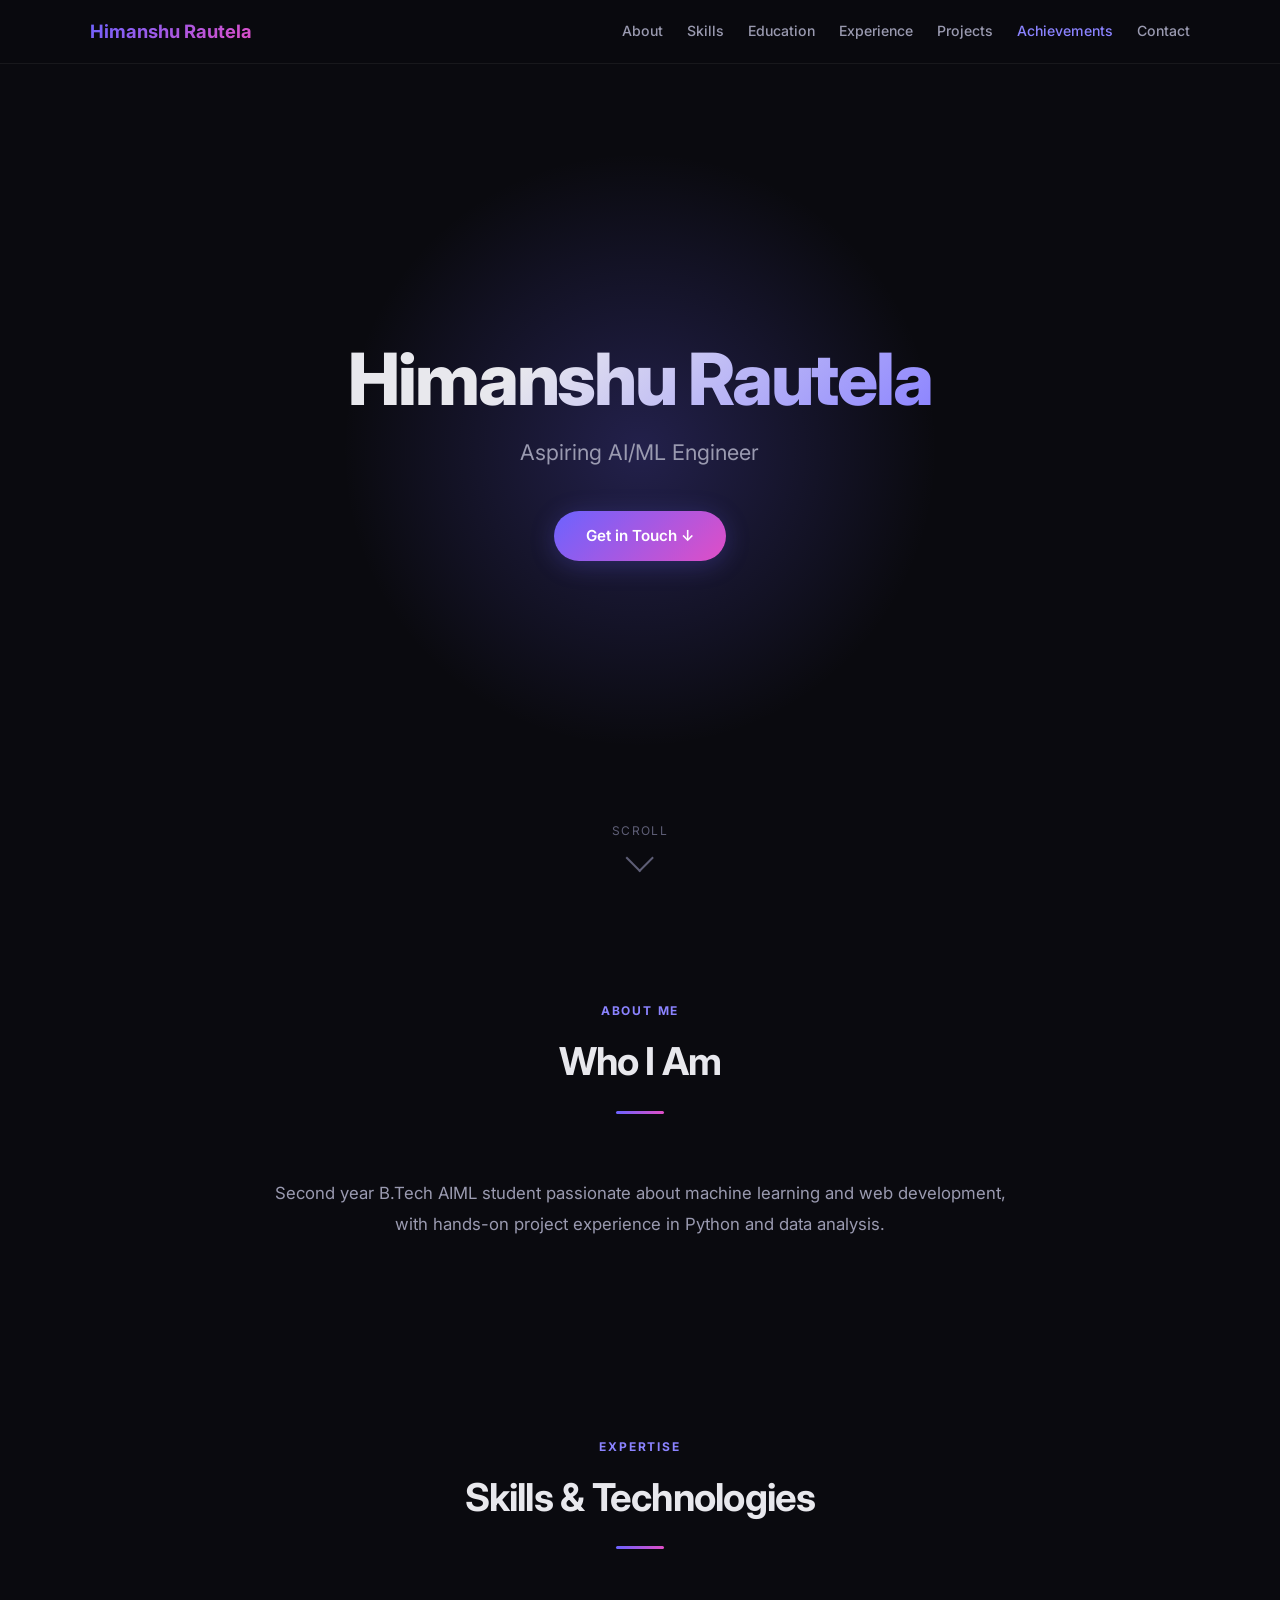
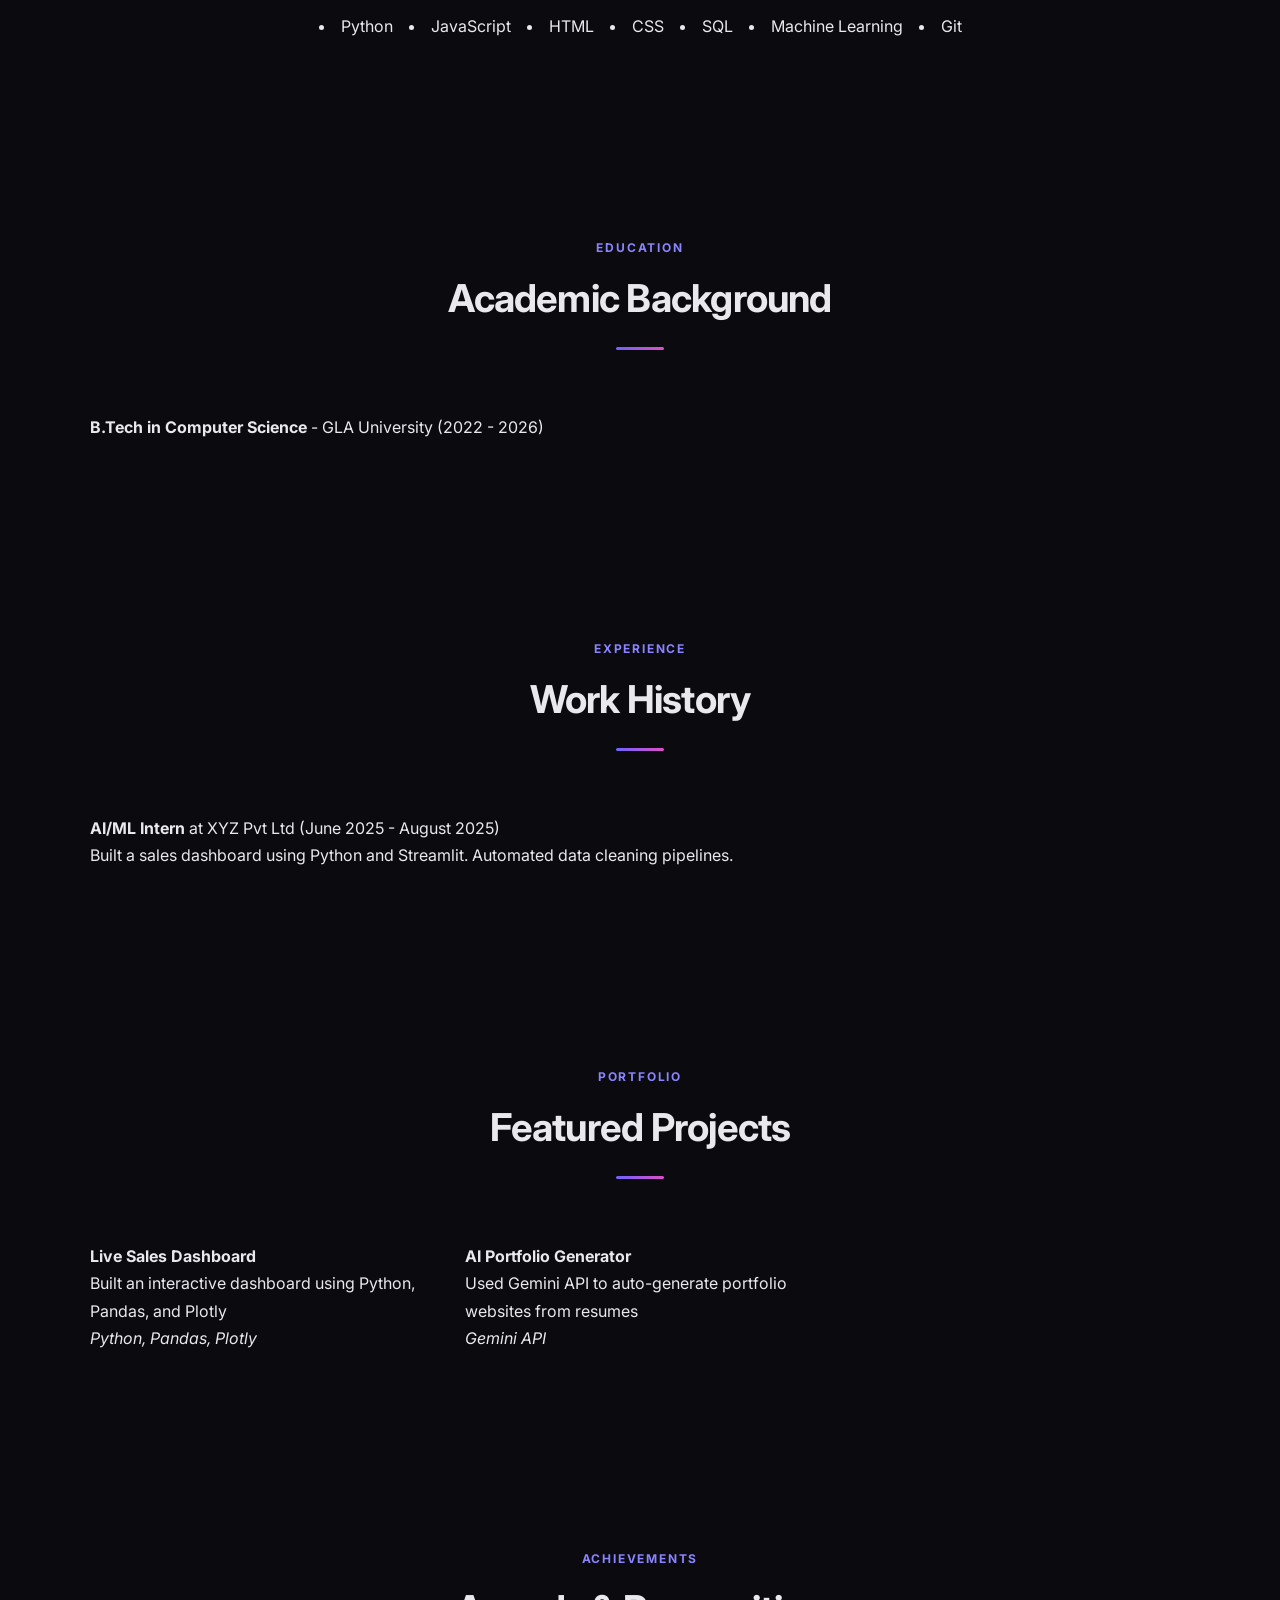
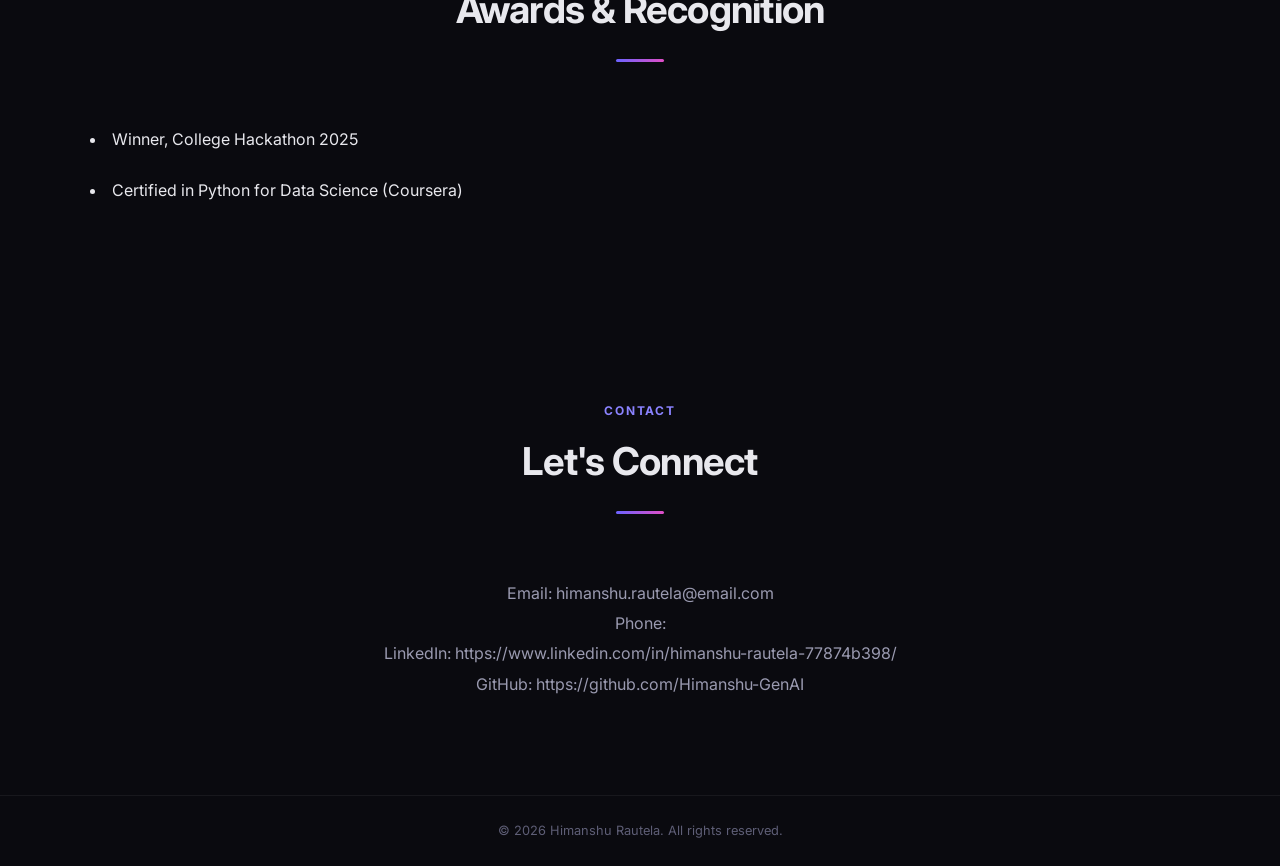
<file: index.html>
<!DOCTYPE html>
<html lang="en">
<head>
  <meta charset="UTF-8" />
  <meta name="viewport" content="width=device-width, initial-scale=1.0" />
  <meta name="description" content="Portfolio of Himanshu Rautela — Aspiring AI/ML Engineer" />
  <title>Himanshu Rautela — Portfolio</title>

  <!-- Google Fonts: Inter -->
  <link rel="preconnect" href="https://fonts.googleapis.com" />
  <link rel="preconnect" href="https://fonts.gstatic.com" crossorigin />
  <link
    href="https://fonts.googleapis.com/css2?family=Inter:wght@400;500;600;700;800&display=swap"
    rel="stylesheet"
  />

  <!-- Stylesheet -->
  <link rel="stylesheet" href="style.css" />
</head>
<body>
 
  <!-- ==================== Navigation ==================== -->
  <nav class="navbar" id="navbar">
    <div class="container">
      <a href="#hero" class="nav-brand">Himanshu Rautela</a>

      <div class="nav-links" id="navLinks">
        <a href="#about">About</a>
        <a href="#skills">Skills</a>
        <a href="#education">Education</a>
        <a href="#experience">Experience</a>
        <a href="#projects">Projects</a>
        <a href="#achievements">Achievements</a>
        <a href="#contact">Contact</a>
      </div>

      <button class="nav-toggle" id="navToggle" aria-label="Toggle navigation">
        <span></span><span></span><span></span>
      </button>
    </div>
  </nav>

  <!-- ==================== Hero / Header ==================== -->
  <header class="hero" id="hero">
    <div class="hero-content">
      <h1>Himanshu Rautela</h1>
      <p class="headline">Aspiring AI/ML Engineer</p>
      <a href="#contact" class="hero-cta">Get in Touch ↓</a>
    </div>
    <div class="scroll-indicator">
      <span>Scroll</span>
      <div class="arrow"></div>
    </div>
  </header>

  <!-- ==================== About / Summary ==================== -->
  <section id="about">
    <div class="container reveal">
      <div class="section-header">
        <span class="section-label">About Me</span>
        <h2 class="section-title">Who I Am</h2>
        <div class="section-divider"></div>
      </div>
      <p class="about-text">Second year B.Tech AIML student passionate about machine learning and web development, with hands-on project experience in Python and data analysis.</p>
    </div>
  </section>

  <!-- ==================== Skills ==================== -->
  <section id="skills">
    <div class="container reveal">
      <div class="section-header">
        <span class="section-label">Expertise</span>
        <h2 class="section-title">Skills &amp; Technologies</h2>
        <div class="section-divider"></div>
      </div>
      <div class="skills-grid">
        <li>Python</li><li>JavaScript</li><li>HTML</li><li>CSS</li><li>SQL</li><li>Machine Learning</li><li>Git</li>
      </div>
    </div>
  </section>

  <!-- ==================== Education ==================== -->
  <section id="education">
    <div class="container reveal">
      <div class="section-header">
        <span class="section-label">Education</span>
        <h2 class="section-title">Academic Background</h2>
        <div class="section-divider"></div>
      </div>
      <div class="card-grid">
        <div><strong>B.Tech in Computer Science</strong> - GLA University (2022 - 2026)</div>
      </div>
    </div>
  </section>

  <!-- ==================== Experience ==================== -->
  <section id="experience">
    <div class="container reveal">
      <div class="section-header">
        <span class="section-label">Experience</span>
        <h2 class="section-title">Work History</h2>
        <div class="section-divider"></div>
      </div>
      <div class="card-grid">
        <div><strong>AI/ML Intern</strong> at XYZ Pvt Ltd (June 2025 - August 2025)<p>Built a sales dashboard using Python and Streamlit. Automated data cleaning pipelines.</p></div>
      </div>
    </div>
  </section>

  <!-- ==================== Projects ==================== -->
  <section id="projects">
    <div class="container reveal">
      <div class="section-header">
        <span class="section-label">Portfolio</span>
        <h2 class="section-title">Featured Projects</h2>
        <div class="section-divider"></div>
      </div>
      <div class="card-grid projects-grid">
        <div><strong>Live Sales Dashboard</strong><p>Built an interactive dashboard using Python, Pandas, and Plotly</p><em>Python, Pandas, Plotly</em></div><div><strong>AI Portfolio Generator</strong><p>Used Gemini API to auto-generate portfolio websites from resumes</p><em>Gemini API</em></div>
      </div>
    </div>
  </section>

  <!-- ==================== Achievements ==================== -->
  <section id="achievements">
    <div class="container reveal">
      <div class="section-header">
        <span class="section-label">Achievements</span>
        <h2 class="section-title">Awards &amp; Recognition</h2>
        <div class="section-divider"></div>
      </div>
      <div class="card-grid">
        <li>Winner, College Hackathon 2025</li><li>Certified in Python for Data Science (Coursera)</li>
      </div>
    </div>
  </section>

  <!-- ==================== Contact ==================== -->
  <section id="contact" class="contact-section">
    <div class="container reveal">
      <div class="section-header">
        <span class="section-label">Contact</span>
        <h2 class="section-title">Let's Connect</h2>
        <div class="section-divider"></div>
      </div>
      <div class="contact-info">
        
    <p>Email: himanshu.rautela@email.com</p>
    <p>Phone: </p>
    <p>LinkedIn: https://www.linkedin.com/in/himanshu-rautela-77874b398/</p>
    <p>GitHub: https://github.com/Himanshu-GenAI</p>
    
      </div>
    </div>
  </section>

  <!-- ==================== Footer ==================== -->
  <footer class="footer">
    <div class="container">
      <p>&copy; 2026 Himanshu Rautela. All rights reserved.</p>
    </div>
  </footer>

  <!-- ==================== Scripts ==================== -->
  <script>
    /* --- Mobile Navigation Toggle --- */
    const navToggle = document.getElementById('navToggle');
    const navLinks  = document.getElementById('navLinks');

    navToggle.addEventListener('click', () => {
      navLinks.classList.toggle('open');
    });

    // Close menu when a link is tapped
    navLinks.querySelectorAll('a').forEach(link => {
      link.addEventListener('click', () => navLinks.classList.remove('open'));
    });

    /* --- Scroll Reveal (Intersection Observer) --- */
    const revealEls = document.querySelectorAll('.reveal');

    const observer = new IntersectionObserver(
      (entries) => {
        entries.forEach(entry => {
          if (entry.isIntersecting) {
            entry.target.classList.add('visible');
            observer.unobserve(entry.target);
          }
        });
      },
      { threshold: 0.15 }
    );

    revealEls.forEach(el => observer.observe(el));

    /* --- Active Nav Highlight on Scroll --- */
    const sections = document.querySelectorAll('section[id]');
    const navItems = document.querySelectorAll('.nav-links a');

    window.addEventListener('scroll', () => {
      const scrollY = window.scrollY + 120;

      sections.forEach(section => {
        const top    = section.offsetTop;
        const height = section.offsetHeight;
        const id     = section.getAttribute('id');

        if (scrollY >= top && scrollY < top + height) {
          navItems.forEach(a => {
            a.style.color = '';
            if (a.getAttribute('href') === '#' + id) {
              a.style.color = 'var(--accent-light)';
            }
          });
        }
      });
    });
  </script>
</body>
</html>
</file>
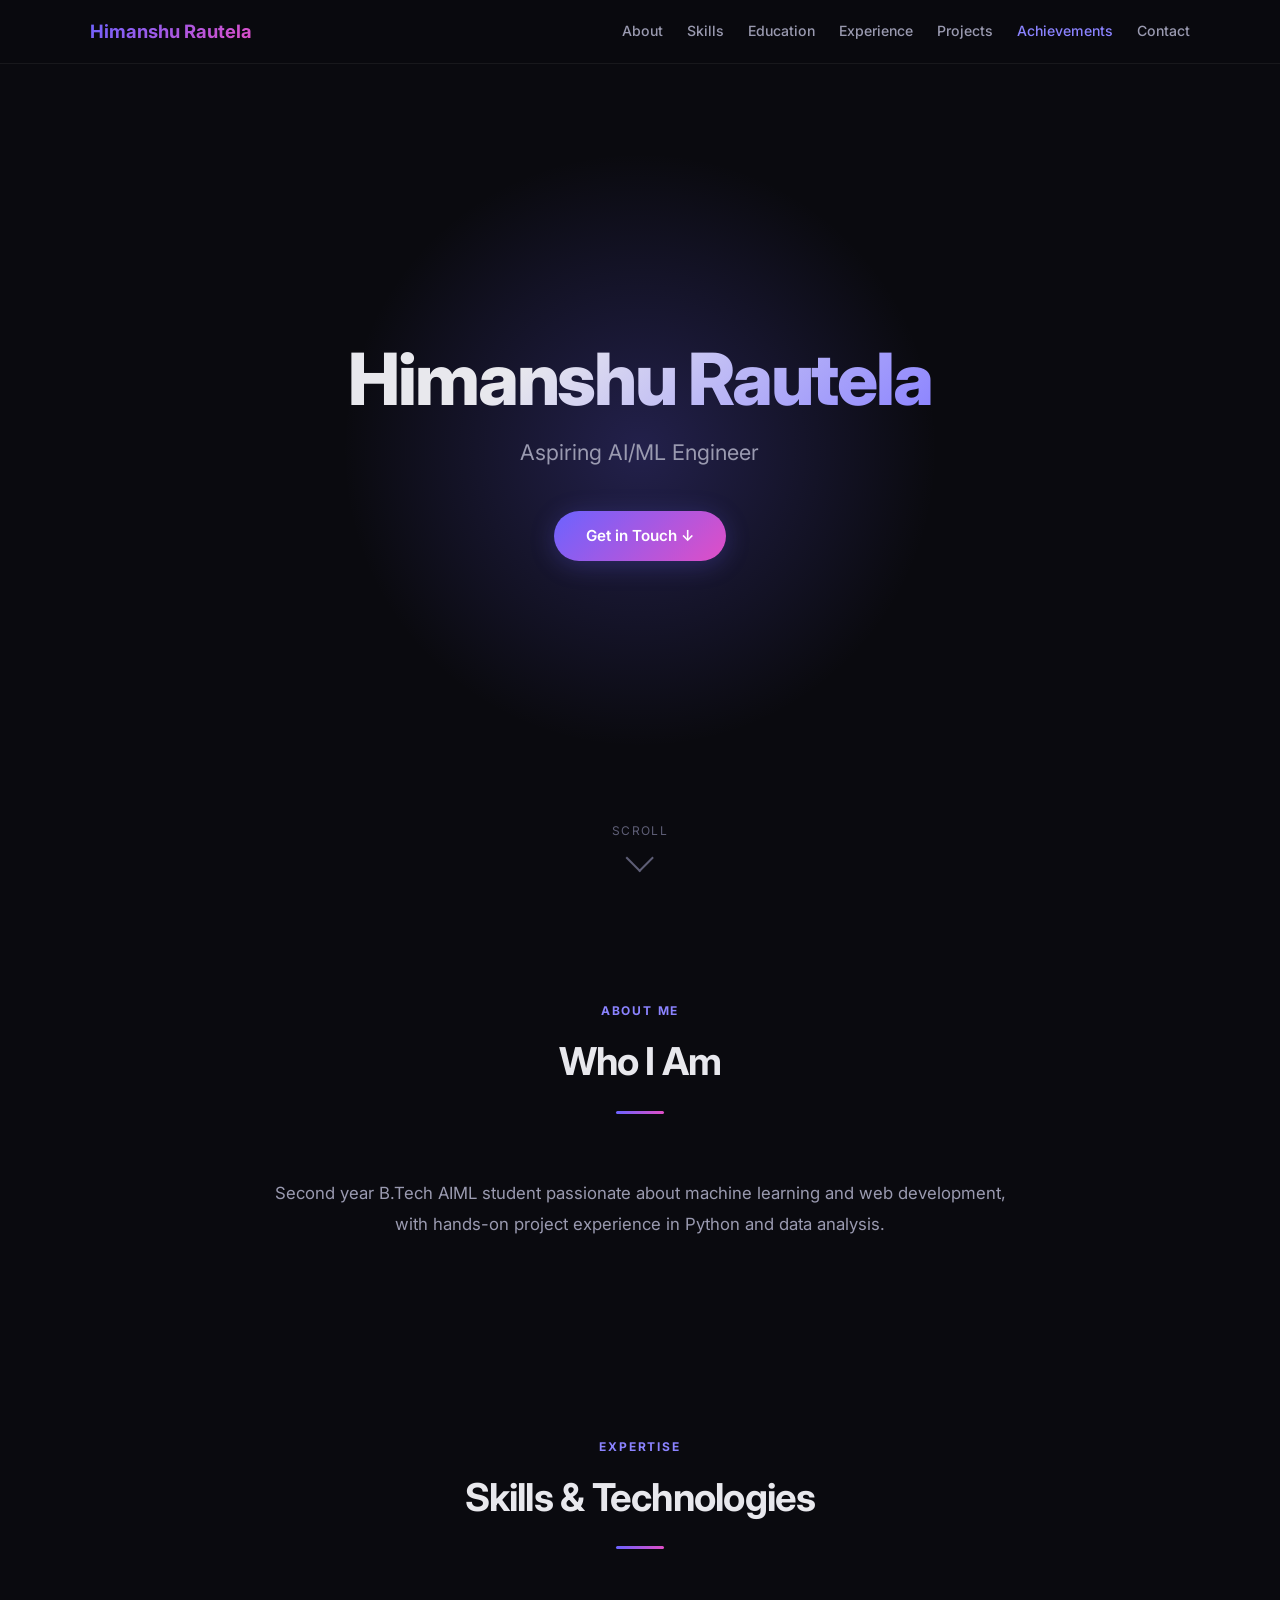
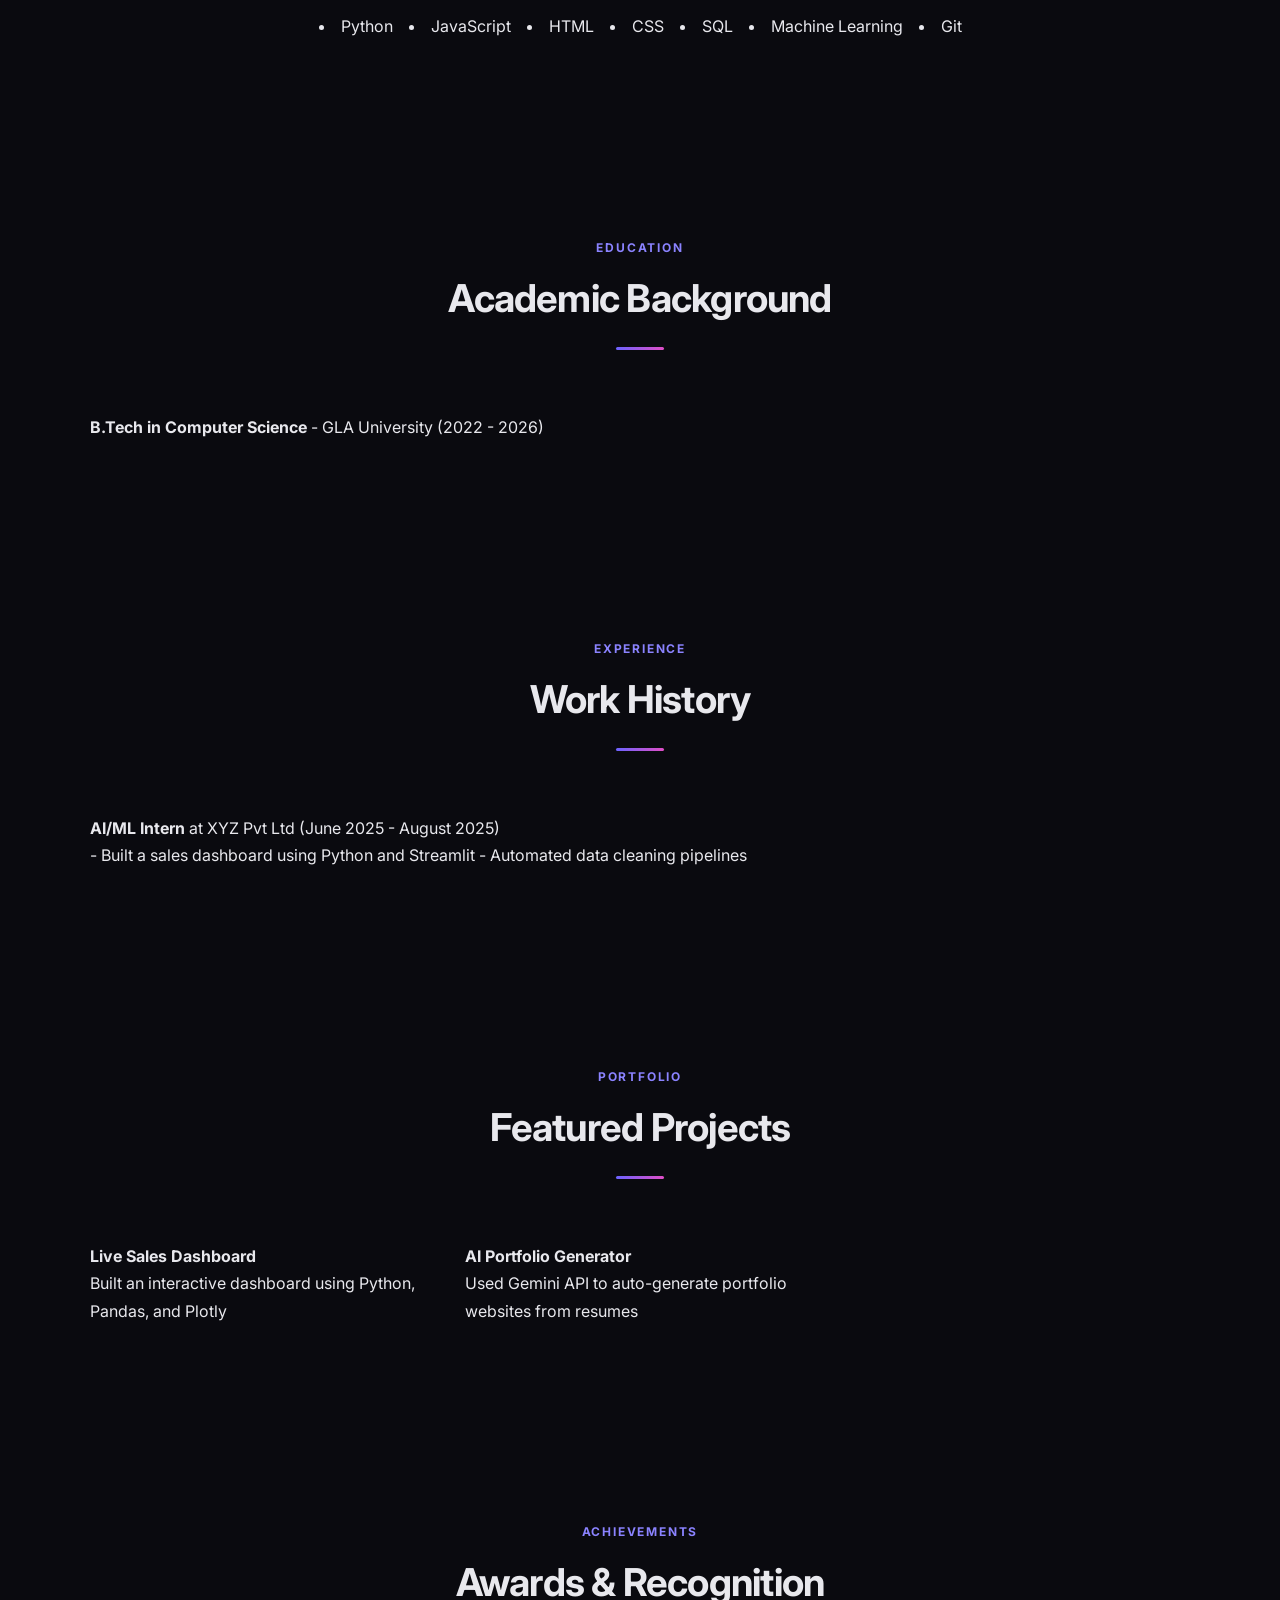
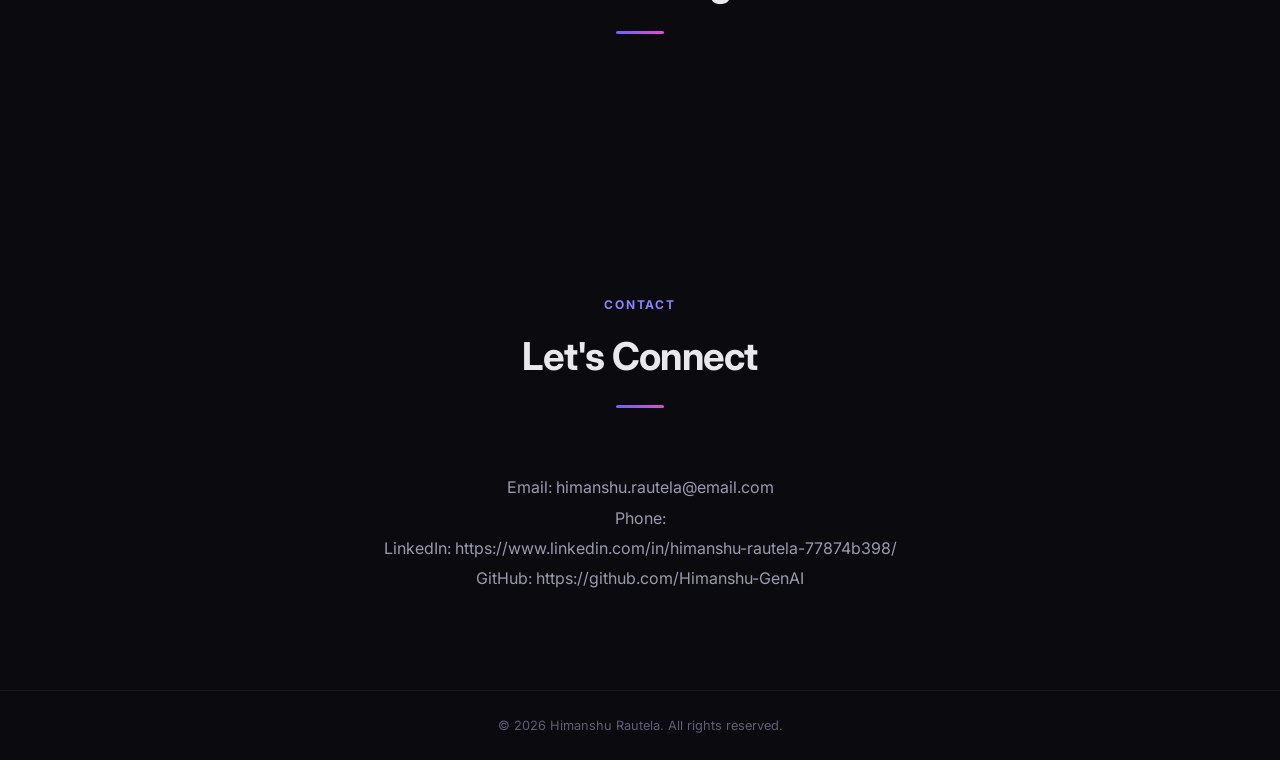
<file: portfolio.html>
<!DOCTYPE html>
<html lang="en">
<head>
  <meta charset="UTF-8" />
  <meta name="viewport" content="width=device-width, initial-scale=1.0" />
  <meta name="description" content="Portfolio of Himanshu Rautela — Aspiring AI/ML Engineer" />
  <title>Himanshu Rautela — Portfolio</title>

  <!-- Google Fonts: Inter -->
  <link rel="preconnect" href="https://fonts.googleapis.com" />
  <link rel="preconnect" href="https://fonts.gstatic.com" crossorigin />
  <link
    href="https://fonts.googleapis.com/css2?family=Inter:wght@400;500;600;700;800&display=swap"
    rel="stylesheet"
  />

  <!-- Stylesheet -->
  <link rel="stylesheet" href="style.css" />
</head>
<body>

  <!-- ==================== Navigation ==================== -->
  <nav class="navbar" id="navbar">
    <div class="container">
      <a href="#hero" class="nav-brand">Himanshu Rautela</a>

      <div class="nav-links" id="navLinks">
        <a href="#about">About</a>
        <a href="#skills">Skills</a>
        <a href="#education">Education</a>
        <a href="#experience">Experience</a>
        <a href="#projects">Projects</a>
        <a href="#achievements">Achievements</a>
        <a href="#contact">Contact</a>
      </div>

      <button class="nav-toggle" id="navToggle" aria-label="Toggle navigation">
        <span></span><span></span><span></span>
      </button>
    </div>
  </nav>

  <!-- ==================== Hero / Header ==================== -->
  <header class="hero" id="hero">
    <div class="hero-content">
      <h1>Himanshu Rautela</h1>
      <p class="headline">Aspiring AI/ML Engineer</p>
      <a href="#contact" class="hero-cta">Get in Touch ↓</a>
    </div>
    <div class="scroll-indicator">
      <span>Scroll</span>
      <div class="arrow"></div>
    </div>
  </header>

  <!-- ==================== About / Summary ==================== -->
  <section id="about">
    <div class="container reveal">
      <div class="section-header">
        <span class="section-label">About Me</span>
        <h2 class="section-title">Who I Am</h2>
        <div class="section-divider"></div>
      </div>
      <p class="about-text">Second year B.Tech AIML student passionate about machine learning and web development, with hands-on project experience in Python and data analysis.</p>
    </div>
  </section>

  <!-- ==================== Skills ==================== -->
  <section id="skills">
    <div class="container reveal">
      <div class="section-header">
        <span class="section-label">Expertise</span>
        <h2 class="section-title">Skills &amp; Technologies</h2>
        <div class="section-divider"></div>
      </div>
      <div class="skills-grid">
        <li>Python</li><li>JavaScript</li><li>HTML</li><li>CSS</li><li>SQL</li><li>Machine Learning</li><li>Git</li>
      </div>
    </div>
  </section>

  <!-- ==================== Education ==================== -->
  <section id="education">
    <div class="container reveal">
      <div class="section-header">
        <span class="section-label">Education</span>
        <h2 class="section-title">Academic Background</h2>
        <div class="section-divider"></div>
      </div>
      <div class="card-grid">
        <div><strong>B.Tech in Computer Science</strong> - GLA University (2022 - 2026)</div>
      </div>
    </div>
  </section>

  <!-- ==================== Experience ==================== -->
  <section id="experience">
    <div class="container reveal">
      <div class="section-header">
        <span class="section-label">Experience</span>
        <h2 class="section-title">Work History</h2>
        <div class="section-divider"></div>
      </div>
      <div class="card-grid">
        <div><strong>AI/ML Intern</strong> at XYZ Pvt Ltd (June 2025 - August 2025)<p>- Built a sales dashboard using Python and Streamlit
- Automated data cleaning pipelines</p></div>
      </div>
    </div>
  </section>

  <!-- ==================== Projects ==================== -->
  <section id="projects">
    <div class="container reveal">
      <div class="section-header">
        <span class="section-label">Portfolio</span>
        <h2 class="section-title">Featured Projects</h2>
        <div class="section-divider"></div>
      </div>
      <div class="card-grid projects-grid">
        <div><strong>Live Sales Dashboard</strong><p>Built an interactive dashboard using Python, Pandas, and Plotly</p><em></em></div><div><strong>AI Portfolio Generator</strong><p>Used Gemini API to auto-generate portfolio websites from resumes</p><em></em></div>
      </div>
    </div>
  </section>

  <!-- ==================== Achievements ==================== -->
  <section id="achievements">
    <div class="container reveal">
      <div class="section-header">
        <span class="section-label">Achievements</span>
        <h2 class="section-title">Awards &amp; Recognition</h2>
        <div class="section-divider"></div>
      </div>
      <div class="card-grid">
        
      </div>
    </div>
  </section>

  <!-- ==================== Contact ==================== -->
  <section id="contact" class="contact-section">
    <div class="container reveal">
      <div class="section-header">
        <span class="section-label">Contact</span>
        <h2 class="section-title">Let's Connect</h2>
        <div class="section-divider"></div>
      </div>
      <div class="contact-info">
        
    <p>Email: himanshu.rautela@email.com</p>
    <p>Phone: </p>
    <p>LinkedIn: https://www.linkedin.com/in/himanshu-rautela-77874b398/</p>
    <p>GitHub: https://github.com/Himanshu-GenAI</p>
    
      </div>
    </div>
  </section>

  <!-- ==================== Footer ==================== -->
  <footer class="footer">
    <div class="container">
      <p>&copy; 2026 Himanshu Rautela. All rights reserved.</p>
    </div>
  </footer>

  <!-- ==================== Scripts ==================== -->
  <script>
    /* --- Mobile Navigation Toggle --- */
    const navToggle = document.getElementById('navToggle');
    const navLinks  = document.getElementById('navLinks');

    navToggle.addEventListener('click', () => {
      navLinks.classList.toggle('open');
    });

    // Close menu when a link is tapped
    navLinks.querySelectorAll('a').forEach(link => {
      link.addEventListener('click', () => navLinks.classList.remove('open'));
    });

    /* --- Scroll Reveal (Intersection Observer) --- */
    const revealEls = document.querySelectorAll('.reveal');

    const observer = new IntersectionObserver(
      (entries) => {
        entries.forEach(entry => {
          if (entry.isIntersecting) {
            entry.target.classList.add('visible');
            observer.unobserve(entry.target);
          }
        });
      },
      { threshold: 0.15 }
    );

    revealEls.forEach(el => observer.observe(el));

    /* --- Active Nav Highlight on Scroll --- */
    const sections = document.querySelectorAll('section[id]');
    const navItems = document.querySelectorAll('.nav-links a');

    window.addEventListener('scroll', () => {
      const scrollY = window.scrollY + 120;

      sections.forEach(section => {
        const top    = section.offsetTop;
        const height = section.offsetHeight;
        const id     = section.getAttribute('id');

        if (scrollY >= top && scrollY < top + height) {
          navItems.forEach(a => {
            a.style.color = '';
            if (a.getAttribute('href') === '#' + id) {
              a.style.color = 'var(--accent-light)';
            }
          });
        }
      });
    });
  </script>
</body>
</html>
</file>
<file: style.css>
/* ============================================================
   AI Resume Portfolio — Style Sheet
   Modern, responsive, single-page portfolio template
   ============================================================ */

/* ---------- CSS Custom Properties (Design Tokens) ---------- */
:root {
  /* Palette — refined dark mode */
  --bg-primary:    #0a0a0f;
  --bg-secondary:  #12121a;
  --bg-card:       rgba(255, 255, 255, 0.04);
  --bg-card-hover: rgba(255, 255, 255, 0.07);

  --text-primary:   #e8e8ed;
  --text-secondary: #9a9ab0;
  --text-muted:     #5e5e76;

  --accent:         #6c63ff;
  --accent-light:   #8b83ff;
  --accent-glow:    rgba(108, 99, 255, 0.25);

  --gradient-start: #6c63ff;
  --gradient-end:   #e04ec6;

  --border:        rgba(255, 255, 255, 0.06);
  --border-hover:  rgba(255, 255, 255, 0.12);

  /* Spacing scale */
  --space-xs:  0.5rem;
  --space-sm:  1rem;
  --space-md:  1.5rem;
  --space-lg:  2.5rem;
  --space-xl:  4rem;
  --space-2xl: 6rem;

  /* Typography */
  --font-body:    'Inter', system-ui, -apple-system, sans-serif;
  --font-display: 'Inter', system-ui, -apple-system, sans-serif;

  /* Misc */
  --radius-sm: 8px;
  --radius-md: 14px;
  --radius-lg: 20px;
  --transition: 0.3s cubic-bezier(0.4, 0, 0.2, 1);
  --max-width:  1100px;
}

/* ---------- Reset & Base ---------- */
*,
*::before,
*::after {
  margin: 0;
  padding: 0;
  box-sizing: border-box;
}

html {
  scroll-behavior: smooth;
  font-size: 16px;
  -webkit-font-smoothing: antialiased;
  -moz-osx-font-smoothing: grayscale;
}

body {
  font-family: var(--font-body);
  background-color: var(--bg-primary);
  color: var(--text-primary);
  line-height: 1.7;
  overflow-x: hidden;
}

a {
  color: var(--accent-light);
  text-decoration: none;
  transition: color var(--transition);
}
a:hover {
  color: var(--gradient-end);
}

ul, ol {
  list-style: none;
}

img {
  max-width: 100%;
  display: block;
}

/* ---------- Utility ---------- */
.container {
  width: 90%;
  max-width: var(--max-width);
  margin-inline: auto;
}

/* ---------- Scroll-driven Reveal Animation ---------- */
.reveal {
  opacity: 0;
  transform: translateY(32px);
  transition: opacity 0.7s cubic-bezier(0.4, 0, 0.2, 1),
              transform 0.7s cubic-bezier(0.4, 0, 0.2, 1);
}
.reveal.visible {
  opacity: 1;
  transform: translateY(0);
}

/* ---------- Navigation ---------- */
.navbar {
  position: fixed;
  top: 0;
  left: 0;
  width: 100%;
  z-index: 1000;
  padding: var(--space-sm) 0;
  background: rgba(10, 10, 15, 0.75);
  backdrop-filter: blur(16px);
  -webkit-backdrop-filter: blur(16px);
  border-bottom: 1px solid var(--border);
  transition: background var(--transition);
}

.navbar .container {
  display: flex;
  justify-content: space-between;
  align-items: center;
}

.nav-brand {
  font-weight: 700;
  font-size: 1.15rem;
  background: linear-gradient(135deg, var(--gradient-start), var(--gradient-end));
  -webkit-background-clip: text;
  -webkit-text-fill-color: transparent;
  background-clip: text;
}

.nav-links {
  display: flex;
  gap: var(--space-md);
}

.nav-links a {
  color: var(--text-secondary);
  font-size: 0.88rem;
  font-weight: 500;
  position: relative;
  padding-bottom: 2px;
}
.nav-links a::after {
  content: '';
  position: absolute;
  bottom: 0;
  left: 0;
  width: 0;
  height: 2px;
  background: linear-gradient(90deg, var(--gradient-start), var(--gradient-end));
  border-radius: 2px;
  transition: width var(--transition);
}
.nav-links a:hover {
  color: var(--text-primary);
}
.nav-links a:hover::after {
  width: 100%;
}

/* Mobile hamburger */
.nav-toggle {
  display: none;
  background: none;
  border: none;
  cursor: pointer;
  flex-direction: column;
  gap: 5px;
}
.nav-toggle span {
  display: block;
  width: 24px;
  height: 2px;
  background: var(--text-primary);
  border-radius: 2px;
  transition: var(--transition);
}

/* ---------- Hero / Header ---------- */
.hero {
  min-height: 100vh;
  display: flex;
  align-items: center;
  justify-content: center;
  text-align: center;
  padding: var(--space-2xl) 0;
  position: relative;
  overflow: hidden;
}

/* Subtle radial glow behind the hero */
.hero::before {
  content: '';
  position: absolute;
  width: 600px;
  height: 600px;
  background: radial-gradient(circle, var(--accent-glow) 0%, transparent 70%);
  top: 50%;
  left: 50%;
  transform: translate(-50%, -50%);
  pointer-events: none;
  z-index: 0;
}

.hero-content {
  position: relative;
  z-index: 1;
}

.hero h1 {
  font-family: var(--font-display);
  font-size: clamp(2.4rem, 6vw, 4.5rem);
  font-weight: 800;
  letter-spacing: -0.03em;
  line-height: 1.1;
  margin-bottom: var(--space-sm);
  background: linear-gradient(135deg, var(--text-primary) 30%, var(--accent-light));
  -webkit-background-clip: text;
  -webkit-text-fill-color: transparent;
  background-clip: text;
}

.hero .headline {
  font-size: clamp(1rem, 2.5vw, 1.35rem);
  color: var(--text-secondary);
  font-weight: 400;
  max-width: 600px;
  margin-inline: auto;
  margin-bottom: var(--space-lg);
}

.hero-cta {
  display: inline-flex;
  align-items: center;
  gap: 0.5rem;
  padding: 0.75rem 2rem;
  background: linear-gradient(135deg, var(--gradient-start), var(--gradient-end));
  color: #fff;
  font-weight: 600;
  font-size: 0.95rem;
  border-radius: 50px;
  transition: transform var(--transition), box-shadow var(--transition);
  box-shadow: 0 4px 24px var(--accent-glow);
}
.hero-cta:hover {
  transform: translateY(-2px);
  box-shadow: 0 8px 32px var(--accent-glow);
  color: #fff;
}

/* Scroll-down indicator */
.scroll-indicator {
  position: absolute;
  bottom: 2rem;
  left: 50%;
  transform: translateX(-50%);
  display: flex;
  flex-direction: column;
  align-items: center;
  gap: 0.4rem;
  color: var(--text-muted);
  font-size: 0.75rem;
  letter-spacing: 0.12em;
  text-transform: uppercase;
  animation: float 2.5s ease-in-out infinite;
}
.scroll-indicator .arrow {
  width: 20px;
  height: 20px;
  border-right: 2px solid var(--text-muted);
  border-bottom: 2px solid var(--text-muted);
  transform: rotate(45deg);
}

@keyframes float {
  0%, 100% { transform: translateX(-50%) translateY(0); }
  50%      { transform: translateX(-50%) translateY(8px); }
}

/* ---------- Sections (generic) ---------- */
section {
  padding: var(--space-2xl) 0;
}

.section-header {
  margin-bottom: var(--space-xl);
  text-align: center;
}

.section-label {
  display: inline-block;
  font-size: 0.75rem;
  font-weight: 700;
  letter-spacing: 0.15em;
  text-transform: uppercase;
  color: var(--accent-light);
  margin-bottom: var(--space-xs);
}

.section-title {
  font-family: var(--font-display);
  font-size: clamp(1.6rem, 4vw, 2.4rem);
  font-weight: 700;
  letter-spacing: -0.02em;
}

.section-divider {
  width: 48px;
  height: 3px;
  background: linear-gradient(90deg, var(--gradient-start), var(--gradient-end));
  border-radius: 3px;
  margin: var(--space-sm) auto 0;
}

/* ---------- About / Summary ---------- */
.about-text {
  max-width: 740px;
  margin-inline: auto;
  text-align: center;
  font-size: 1.05rem;
  color: var(--text-secondary);
  line-height: 1.85;
}

/* ---------- Skills ---------- */
.skills-grid {
  display: flex;
  flex-wrap: wrap;
  justify-content: center;
  gap: var(--space-sm);
  max-width: 800px;
  margin-inline: auto;
}

.skills-grid .skill-tag {
  display: inline-flex;
  align-items: center;
  gap: 0.35rem;
  padding: 0.55rem 1.15rem;
  background: var(--bg-card);
  border: 1px solid var(--border);
  border-radius: 50px;
  font-size: 0.88rem;
  font-weight: 500;
  color: var(--text-primary);
  transition: background var(--transition),
              border-color var(--transition),
              transform var(--transition);
}
.skills-grid .skill-tag:hover {
  background: var(--bg-card-hover);
  border-color: var(--accent);
  transform: translateY(-2px);
}

/* ---------- Cards (Education, Experience, Projects, Achievements) ---------- */
.card-grid {
  display: grid;
  gap: var(--space-md);
}

.card {
  background: var(--bg-card);
  border: 1px solid var(--border);
  border-radius: var(--radius-md);
  padding: var(--space-md) var(--space-lg);
  transition: background var(--transition),
              border-color var(--transition),
              transform var(--transition),
              box-shadow var(--transition);
}
.card:hover {
  background: var(--bg-card-hover);
  border-color: var(--border-hover);
  transform: translateY(-3px);
  box-shadow: 0 12px 40px rgba(0, 0, 0, 0.3);
}

.card-title {
  font-size: 1.15rem;
  font-weight: 700;
  margin-bottom: 0.25rem;
}

.card-subtitle {
  font-size: 0.9rem;
  color: var(--accent-light);
  font-weight: 500;
  margin-bottom: 0.15rem;
}

.card-date {
  font-size: 0.8rem;
  color: var(--text-muted);
  margin-bottom: var(--space-xs);
}

.card-body {
  font-size: 0.92rem;
  color: var(--text-secondary);
  line-height: 1.75;
}

.card-body ul {
  padding-left: 1.1rem;
  list-style: disc;
}
.card-body ul li {
  margin-bottom: 0.3rem;
}

/* Two-column grid for projects */
.projects-grid {
  grid-template-columns: repeat(auto-fill, minmax(320px, 1fr));
}

/* ---------- Contact ---------- */
.contact-section {
  text-align: center;
  padding-bottom: var(--space-2xl);
}

.contact-info {
  max-width: 600px;
  margin-inline: auto;
  font-size: 1rem;
  color: var(--text-secondary);
  line-height: 1.9;
}

.contact-info a {
  font-weight: 600;
}

/* ---------- Footer ---------- */
.footer {
  padding: var(--space-md) 0;
  text-align: center;
  border-top: 1px solid var(--border);
  color: var(--text-muted);
  font-size: 0.8rem;
}

/* ---------- Responsive ---------- */

/* Tablets */
@media (max-width: 768px) {
  .nav-links {
    position: fixed;
    top: 0;
    right: -100%;
    height: 100vh;
    width: 260px;
    background: var(--bg-secondary);
    flex-direction: column;
    padding: 5rem var(--space-lg) var(--space-lg);
    gap: var(--space-md);
    border-left: 1px solid var(--border);
    transition: right var(--transition);
    z-index: 999;
  }
  .nav-links.open {
    right: 0;
  }
  .nav-toggle {
    display: flex;
    z-index: 1001;
  }

  .projects-grid {
    grid-template-columns: 1fr;
  }

  section {
    padding: var(--space-xl) 0;
  }
}

/* Small phones */
@media (max-width: 480px) {
  .hero h1 {
    font-size: 2rem;
  }
  .card {
    padding: var(--space-sm) var(--space-md);
  }
}
</file>
